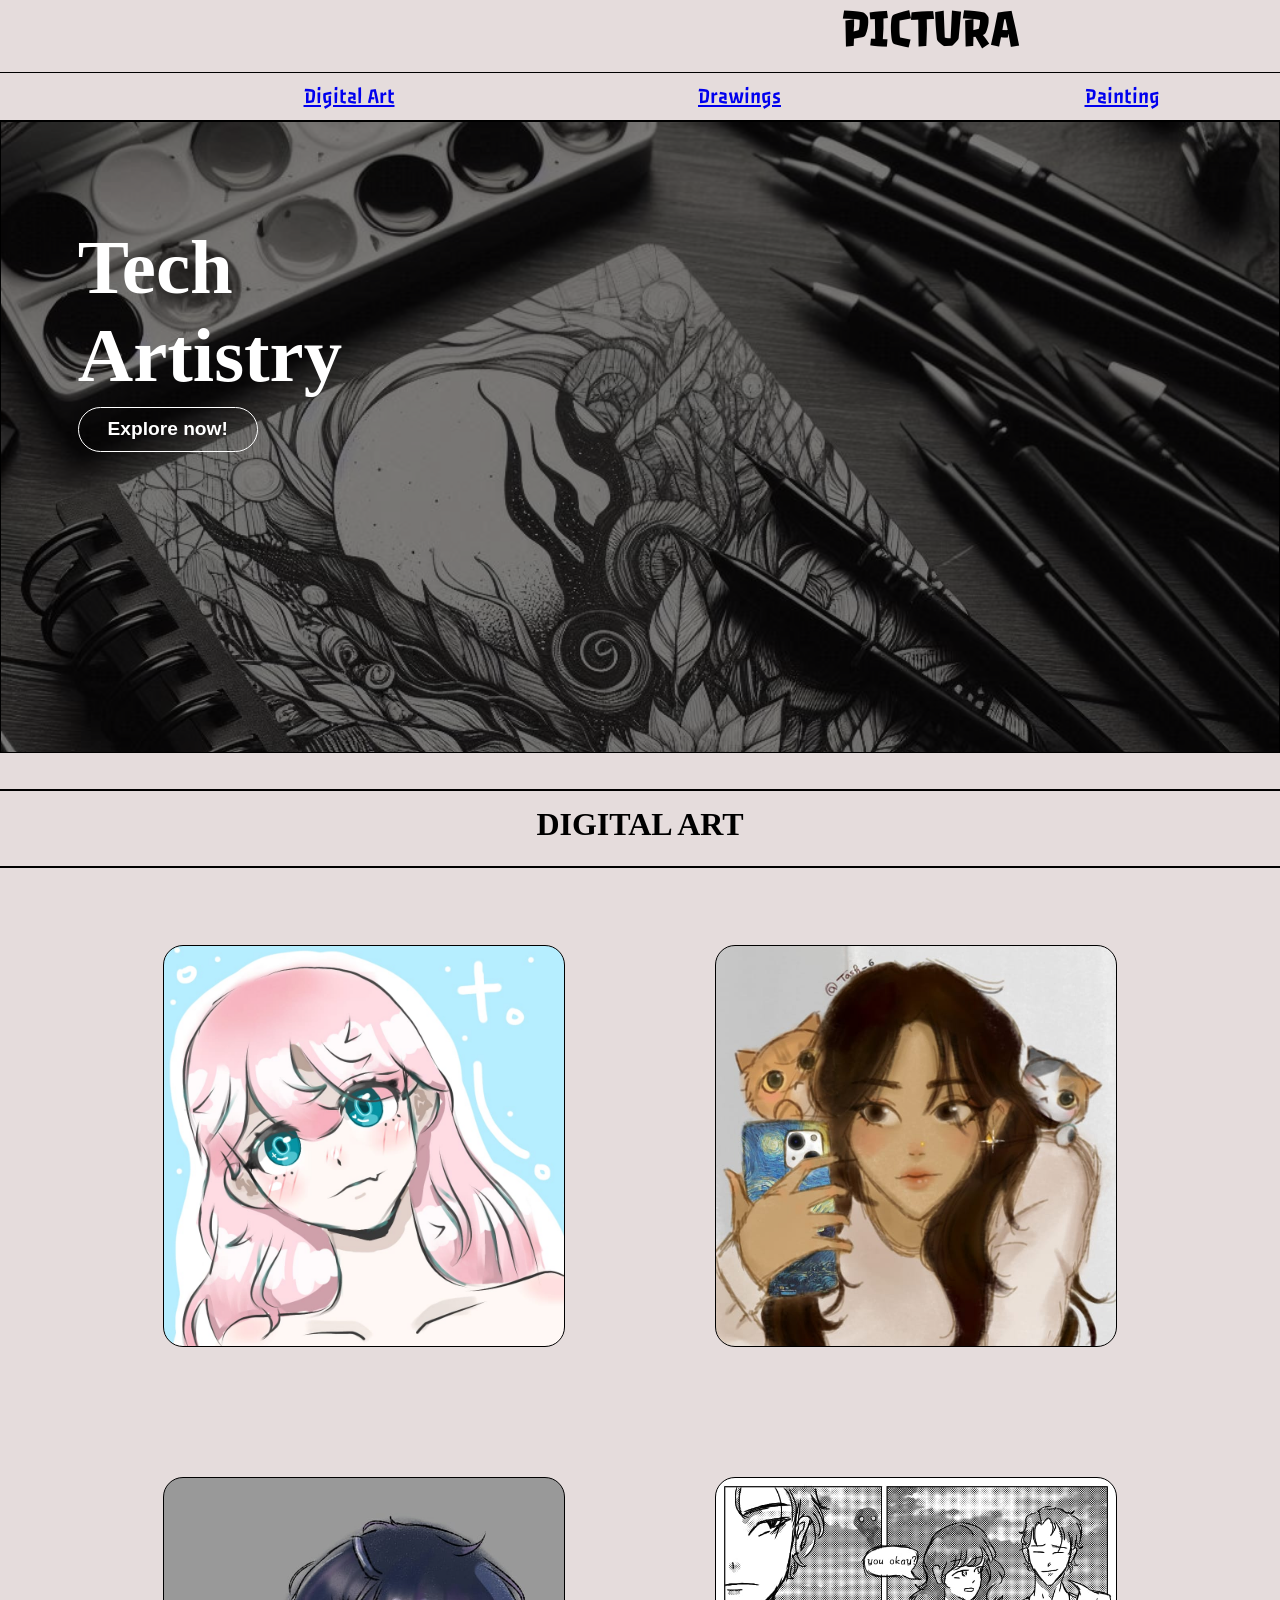
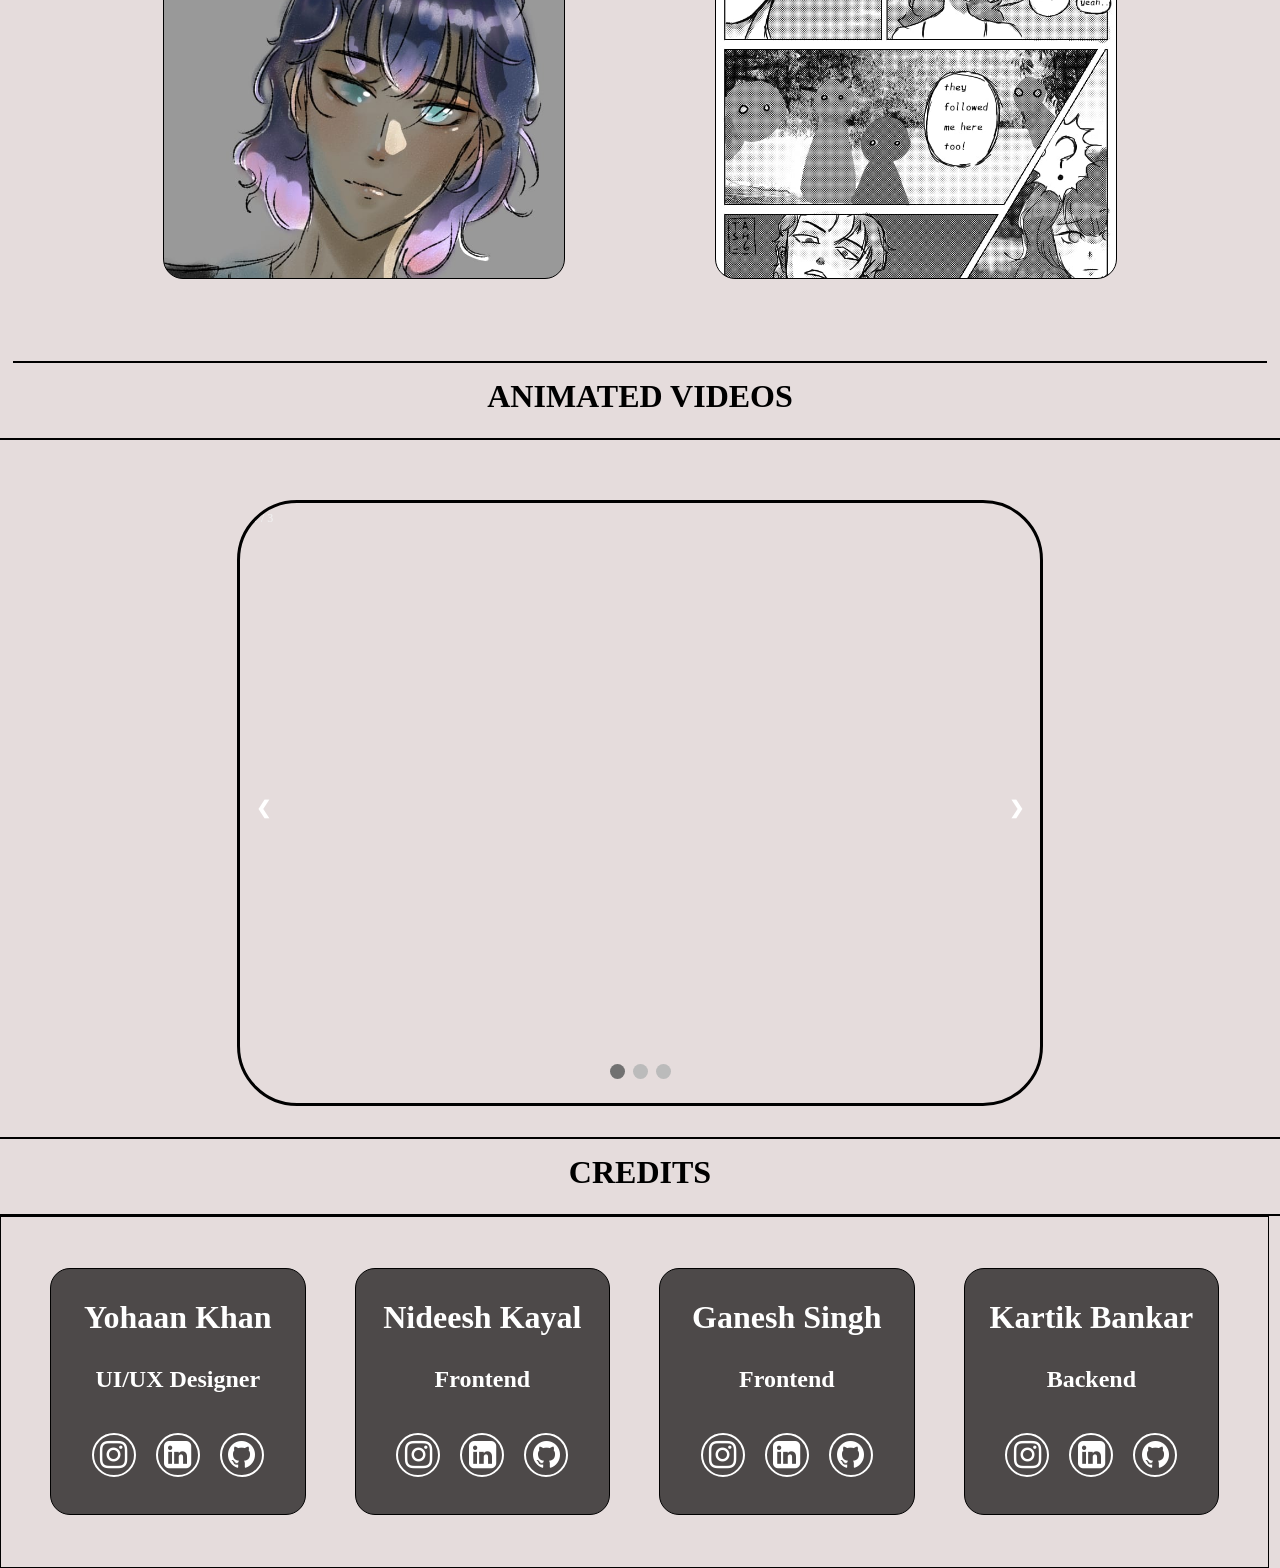
<file: digital.html>
<!DOCTYPE html>
<html lang="en">
  <head>
    <meta charset="UTF-8" />
    <meta name="viewport" content="width=device-width, initial-scale=1.0" />
    <title>Document</title>
    <link
      rel="stylesheet"
      href="https://cdnjs.cloudflare.com/ajax/libs/font-awesome/4.7.0/css/font-awesome.min.css"
    />
    <style>
      * {
        padding: 0;
        margin: 0;
      }
      body {
        background-color: rgba(227, 217, 217, 0.915);
      }
      hr {
        border: 1px solid;
      }
      nav {
        height: 120px;
        width: 206.5vh;
        border-bottom: 1px solid black;
      }
      #head {
        height: 60%;
        border-bottom: 1px solid;
        text-align: center;
        font-size: 215%;
        font-family: Passero One;
      }
      li{
        font-family: Passero One;
      }
      #elements ul {
        justify-content: center;
        align-items: center;
        display: flex;
        list-style: none;
        justify-content: space-evenly;
        margin-top: 10px;
      }
      #elements ul li {
        font-size: 140%;
      }
      #elements ul li:hover {
        transform: scale(1.1);
        cursor: pointer;
        font-weight: bolder;
        transition: 0.4s;
      }
      #lobby {
        position: relative;
        height: 70vh;
        border: 1px solid;
        background-image: url("lobby.png"); /* Replace with your image path */
        background-size: cover;
        background-position: top;
        background-repeat: no-repeat;
      }

      #lobby::before {
        content: "";
        position: absolute;
        top: 0;
        left: 0;
        width: 100%;
        height: 100%;
        background-color: rgba(0, 0, 0, 0.5);
        z-index: 1;
      }

      #lobby .box {
        position: relative;
        z-index: 2;
        margin: 8% 6%;
        font-size: 240%;
        color: white;
      }

      #lobby button {
        height: 45px;
        width: 180px;
        border: 1px solid white;
        color: white;
        border-radius: 40px;
        font-size: 50%;
        font-weight: bold;
        background-color: transparent;
      }
      #lobby button:hover {
        box-shadow: 0 0 20px 5px rgba(255, 255, 255, 0.6);
        transform: scale(1.05); /* Optional: Adds a slight zoom effect */
        background-color: rgba(255, 255, 255, 0.8);
        border: 1px solid;
        color: black;
      }
      .header {
        text-align: center;
        border-bottom: 2px solid;
        height: 60px;
      }
      .header_text {
        margin-top: 15px;
      }
      #template {
        margin: 1% 1% 1%;
        height: 120vh;
        border-bottom: 2px solid;
      }
      .img1,
      .img2 {
        height: 400px;
        width: 400px;
        border: 1px solid;
        border-radius: 20px;
      }
      .row1 .img1 {
        background-image: url("girl.jpeg");
        background-size: cover;
        background-position: top;
        background-repeat: no-repeat;
      }
      .row1 .img2 {
        background-image: url("selfie.jpeg");
        background-size: cover;
        background-position: center;
        background-repeat: no-repeat;
      }
      .row2 .img1 {
        background-image: url("rainbow_guy.jpeg");
        background-size: cover;
        background-position: top;
        background-repeat: no-repeat;
      }
      .row2 .img2 {
        background-image: url("comic.jpeg");
        background-size: cover;
        background-position: top;
        background-repeat: no-repeat;
      }
      .row1,
      .row2 {
        height: 49%;
        display: flex;
        justify-content: center;
        align-items: center;
        justify-content: space-evenly;
        border: 1px solid transparent;
      }
      /* Slideshow container */
      .slideshow-container {
        max-width: 800px;
        height: 600px;
        overflow: hidden;
        position: relative;
        margin: auto;
        top: 60px;
        border-radius: 60px;
        border: 3px solid black;
      }
      .mySlides video {
        width: 100%; /* Ensures full width of the container */
        height: 600px; /* Fixed height for uniformity */
        object-fit: cover; /* Ensures videos fill the frame while keeping aspect ratio */
      }
      /* Hide the images by default */
      .mySlides {
        display: none;
      }
      
      /* Next & previous buttons */ 
      .prev,
      .next {
        cursor: pointer;
        position: absolute;
        top: 50%;
        width: auto;
        margin-top: -22px;
        padding: 16px;
        color: white;
        font-weight: bold;
        font-size: 18px;
        transition: 0.6s ease;
        border-radius: 0 3px 3px 0;
        user-select: none;
      }

      /* Position the "next button" to the right */
      .next {
        right: 0;
        border-radius: 3px 0 0 3px;
      }

      /* On hover, add a black background color with a little bit see-through */
      .prev:hover,
      .next:hover {
        background-color: rgba(0, 0, 0, 0.8);
      }

      /* Caption text */
      .text {
        color: #f2f2f2;
        font-size: 15px;
        padding: 8px 12px;
        position: absolute;
        bottom: 8px;
        width: 100%;
        text-align: center;
      }

      /* Number text (1/3 etc) */
      .numbertext {
        color: #f2f2f2;
        font-size: 12px;
        padding: 8px 12px;
        position: absolute;
        top: 0;
      }

      /* The dots/bullets/indicators */
      .dot {
        cursor: pointer;
        height: 15px;
        width: 15px;
        margin: 0 2px;
        background-color: #bbb;
        border-radius: 50%;
        display: inline-block;
        transition: background-color 0.6s ease;
      }
      .active,
      .dot:hover {
        background-color: #717171;
      }

      /* Fading animation */
      .fade {
        animation-name: fade;
        animation-duration: 1.5s;
      }

      @keyframes fade {
        from {
          opacity: 0.4;
        }
        to {
          opacity: 1;
        }
      }

      .contributors{
        height: 350px;
        width: 99%;
        border: 1px solid;
        justify-content: center;
        align-items: center;
        display: flex;
        justify-content: space-evenly;
      }
      .person{
        height: 70%;
        width: 20%;
        border: 1px solid black;
        border-radius: 20px;
        text-align: center;
        background-color: rgba(11, 10, 10, 0.696);
        color: white;
      }
      .person h1{
        margin-top: 30px;
      }
      .person h2{
        margin-top: 30px;
      }
      .icons{
        margin-top: 40px;
        display: flex;
        justify-content: center;
        align-items: center;
        gap: 20px;
      }
      .icon2 a {
        display: inline-flex;
        text-decoration: none;
        cursor: pointer;
        background: transparent;
        border: 2px solid rgb(255, 255, 255);
        width: 2.5rem;
        height: 2.5rem;
        align-items: center;
        justify-content: center;
        color: rgb(255, 255, 255);
        transition: 0.3s ease;
        border-radius: 50%;
      }
      .icon2 a:hover {
        background: transparent;
        color: rgb(255, 0, 187);
        box-shadow: rgb(255, 0, 187) 0 0 40px 1px;
        border: 2px solid rgb(255, 0, 187);
        transform: scale(1.1) translateY(-5px);
      }
    </style>
    <link rel="preconnect" href="https://fonts.googleapis.com">
    <link rel="preconnect" href="https://fonts.gstatic.com" crossorigin>
    <link href="https://fonts.googleapis.com/css2?family=Marcellus&family=Passero+One&display=swap" rel="stylesheet">
  </head>
  <body>
    <nav>
      <div id="head">
        <h2>PICTURA</h2>
      </div>
      <div id="elements">
        <ul>
          <a href="digital.html"><li class="1">Digital Art</li></a>
          <a href="painting.html"><li class="2">Drawings</li></a>
          <a href="painting.html"><li class="3">Painting</li></a>
          <a href="contactus.html"><li class="4">Contact Us</li></a>
        </ul>
      </div>
    </nav>
    <main>
      <div id="lobby">
        <div class="box">
          <h1>Tech</h1>
          <h1>Artistry</h1>
          <button>Explore now!</button>
        </div>
      </div>
      <br />
      <br />
      <hr />
      <div class="header">
        <h1 class="header_text">DIGITAL ART</h1>
      </div>
      <div id="template">
        <div class="row1">
          <div class="img1"></div>
          <div class="img2"></div>
        </div>
        <div class="row2">
          <div class="img1"></div>
          <div class="img2"></div>
        </div>
      </div>

      <div class="header">
        <h1 class="header_text">ANIMATED VIDEOS</h1>
      </div>

      <!-- Slideshow container -->
      <div class="slideshow-container">
        <!-- Full-width images with number and caption text -->
        <div class="mySlides fade">
          <div class="numbertext">1 / 3</div>
          <video src="fire.mp4" muted loop></video>
        </div>

        <div class="mySlides fade">
          <div class="numbertext">2 / 3</div>
          <video src="gojo.mp4" muted loop></video>
        </div>

        <div class="mySlides fade">
          <div class="numbertext">3 / 3</div>
          <video src="boy.mp4" muted loop></video>
        </div>

        <div class="mySlides fade">
          <div class="numbertext">3 / 3</div>
          <video src="girl.mp4" muted loop></video>
        </div>

        <!-- Next and previous buttons -->
        <a class="prev" onclick="plusSlides(-1)">&#10094;</a>
        <a class="next" onclick="plusSlides(1)">&#10095;</a>
      </div>
      <br />

      <!-- The dots/circles -->
      <div style="text-align: center">
        <span class="dot" onclick="currentSlide(1)"></span>
        <span class="dot" onclick="currentSlide(2)"></span>
        <span class="dot" onclick="currentSlide(3)"></span>
      </div>
      <br><br><br><hr>
      <div class="last">
        <div class="header">
          <h1 class="header_text">CREDITS</h1>
        </div>
        <div class="contributors">
          <div class="person">
            <h1>Yohaan Khan</h1>
            <h2>UI/UX Designer</h2>
            <div class="icons">
              <div class="icon2" class="instagram">
                <a href="/"
                  ><i class="fa fa-instagram" style="font-size: 2rem"></i
                ></a>
              </div>
              <div class="icon2" class="linkedin">
                <a href="/"
                  ><i class="fa fa-linkedin-square" style="font-size: 2rem"></i
                ></a>
              </div>
              
              <div class="icon2" class="github">
                <a href="/"><i class="fa fa-github" style="font-size: 2rem"></i></a>
              </div>
            </div>
          </div>
          
          <div class="person">
            <h1>Nideesh Kayal</h1>
            <h2>Frontend</h2>
            <div class="icons">
              <div class="icon2" class="instagram">
                <a href="/"
                  ><i class="fa fa-instagram" style="font-size: 2rem"></i
                ></a>
              </div>
              <div class="icon2" class="linkedin">
                <a href="/"
                  ><i class="fa fa-linkedin-square" style="font-size: 2rem"></i
                ></a>
              </div>
              <div class="icon2" class="github">
                <a href="/"><i class="fa fa-github" style="font-size: 2rem"></i></a>
              </div>
            </div>
          </div>
          <div class="person">
            <h1>Ganesh Singh</h1>
            <h2>Frontend</h2>
            <div class="icons">
              <div class="icon2" class="instagram">
                <a href="/"
                  ><i class="fa fa-instagram" style="font-size: 2rem"></i
                ></a>
              </div>
              <div class="icon2" class="linkedin">
                <a href="/"
                  ><i class="fa fa-linkedin-square" style="font-size: 2rem"></i
                ></a>
              </div>
              
              <div class="icon2" class="github">
                <a href="/"><i class="fa fa-github" style="font-size: 2rem"></i></a>
              </div>
            </div>
          </div>
          <div class="person">
            <h1>Kartik Bankar</h1>
            <h2>Backend</h2>
            <div class="icons">
              <div class="icon2" class="instagram">
                <a href="/"
                  ><i class="fa fa-instagram" style="font-size: 2rem"></i
                ></a>
              </div>
              <div class="icon2" class="linkedin">
                <a href="/"
                  ><i class="fa fa-linkedin-square" style="font-size: 2rem"></i
                ></a>
              </div>
              <div class="icon2" class="github">
                <a href="/"><i class="fa fa-github" style="font-size: 2rem"></i></a>
              </div>
            </div>
          </div>
        </div>
    </div>
    </main>

    <script>
      let slideIndex = 1;
      showSlides(slideIndex);

      // Next/previous controls
      function plusSlides(n) {
        showSlides((slideIndex += n));
      }

      // Thumbnail image controls
      function currentSlide(n) {
        showSlides((slideIndex = n));
      }

      function showSlides(n) {
        let i;
        let slides = document.getElementsByClassName("mySlides");
        let dots = document.getElementsByClassName("dot");

        // Reset slide index if out of bounds
        if (n > slides.length) {
          slideIndex = 1;
        }
        if (n < 1) {
          slideIndex = slides.length;
        }

        // Hide all slides and pause videos
        for (i = 0; i < slides.length; i++) {
          slides[i].style.display = "none";
          let video = slides[i].querySelector("video");
          if (video) video.pause(); // Pause video if present
        }

        // Remove 'active' class from all dots
        for (i = 0; i < dots.length; i++) {
          dots[i].className = dots[i].className.replace(" active", "");
        }

        // Show the current slide and play its video
        slides[slideIndex - 1].style.display = "block";
        let currentVideo = slides[slideIndex - 1].querySelector("video");
        if (currentVideo) currentVideo.play(); // Play video if present

        dots[slideIndex - 1].className += " active";
      }
    </script>
  </body>
</html>
</file>
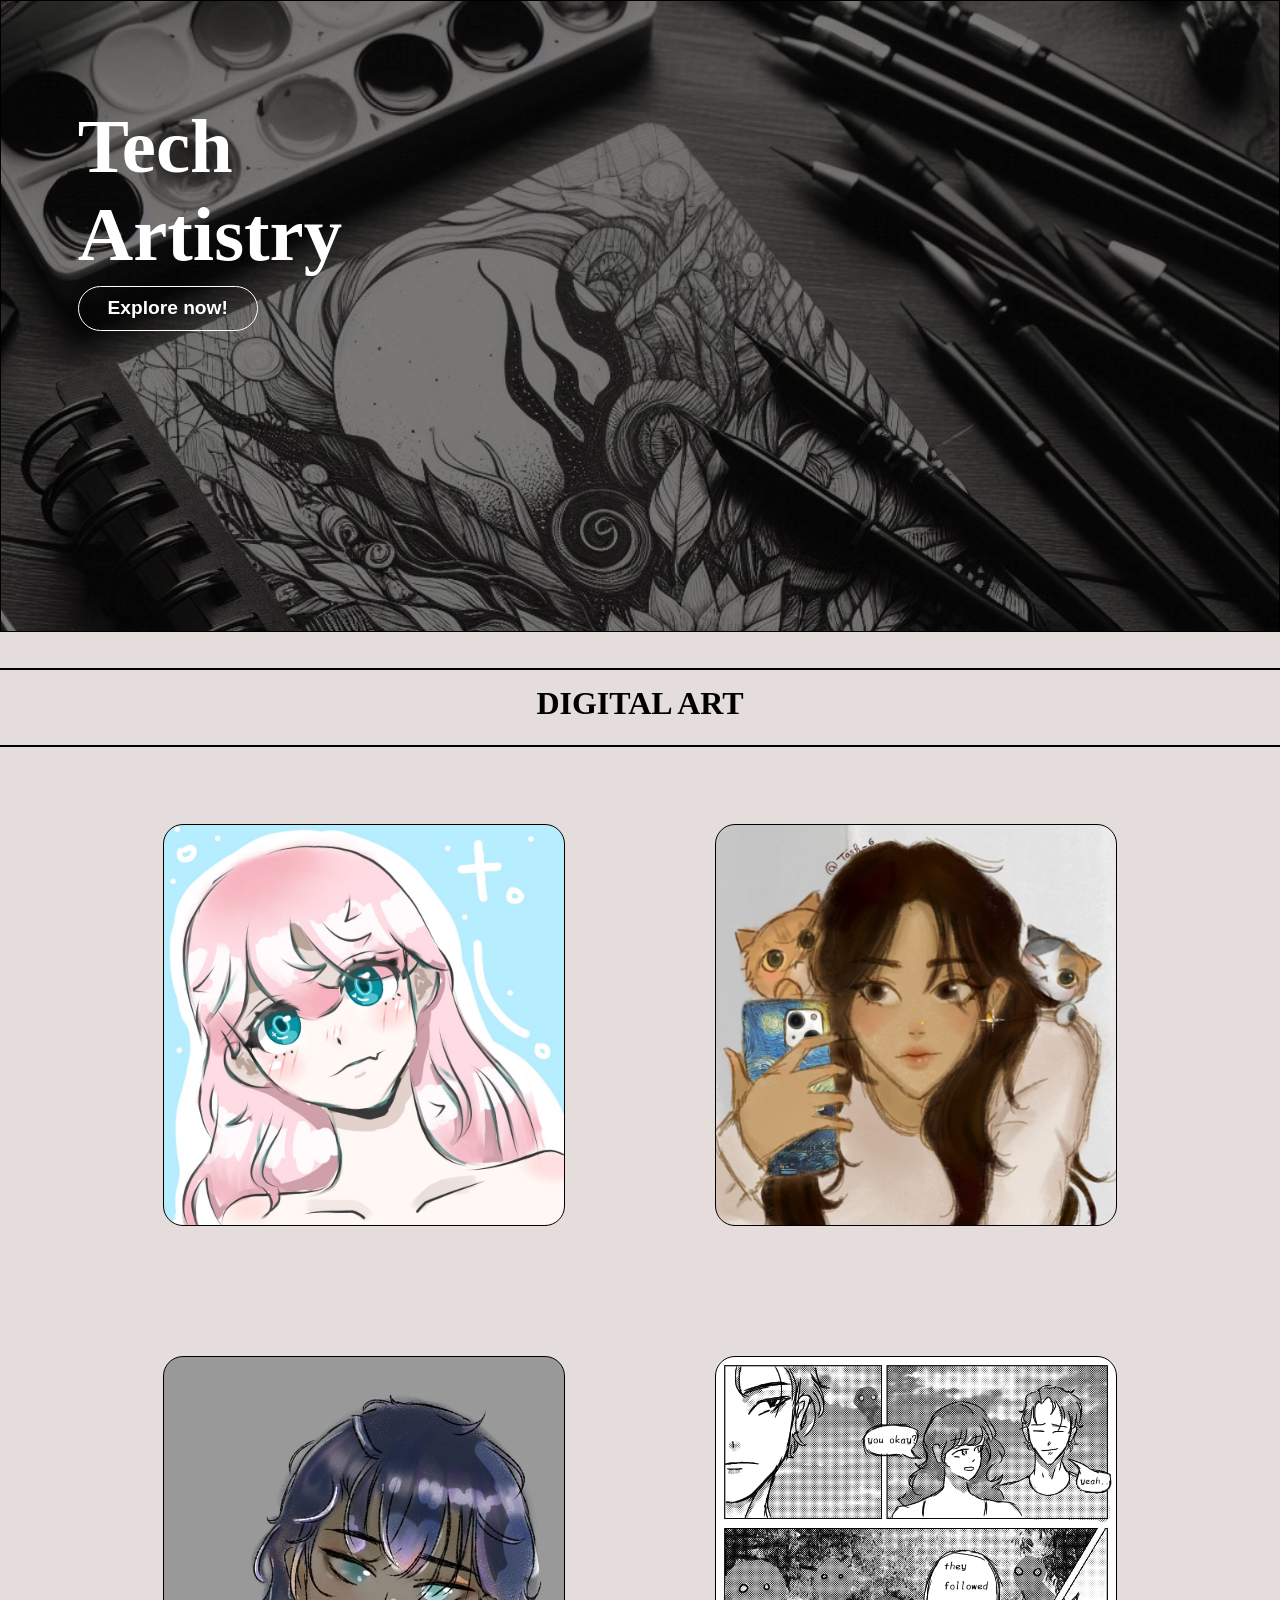
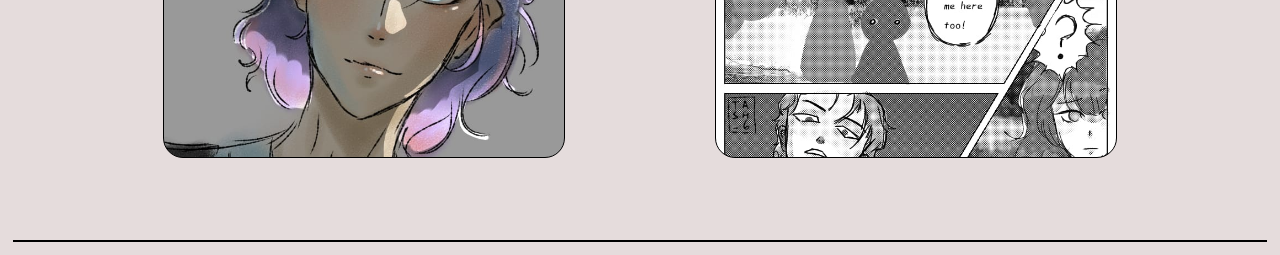
<file: sample.html>
<!DOCTYPE html>
<html lang="en">
  <head>
    <meta charset="UTF-8" />
    <meta name="viewport" content="width=device-width, initial-scale=1.0" />
    <title>Document</title>
    <link
      rel="stylesheet"
      href="https://cdnjs.cloudflare.com/ajax/libs/font-awesome/4.7.0/css/font-awesome.min.css"
    />
    <style>
      * {
        padding: 0;
        margin: 0;
      }
      body {
        background-color: rgba(227, 217, 217, 0.915);
      }
      hr {
        border: 1px solid;
      }
      nav {
        height: 120px;
        width: 206.5vh;
        border-bottom: 1px solid black;
      }
      #head {
        height: 60%;
        border-bottom: 1px solid;
        text-align: center;
        font-size: 215%;
      }
      #elements ul {
        justify-content: center;
        align-items: center;
        display: flex;
        list-style: none;
        justify-content: space-evenly;
        margin-top: 10px;
      }
      #elements ul li {
        font-size: 140%;
      }
      #elements ul li:hover {
        transform: scale(1.1);
        cursor: pointer;
        font-weight: bolder;
        transition: 0.4s;
      }
      #lobby {
        position: relative;
        height: 70vh;
        border: 1px solid;
        background-image: url("lobby.png"); /* Replace with your image path */
        background-size: cover;
        background-position: top;
        background-repeat: no-repeat;
      }

      #lobby::before {
        content: "";
        position: absolute;
        top: 0;
        left: 0;
        width: 100%;
        height: 100%;
        background-color: rgba(0, 0, 0, 0.5);
        z-index: 1;
      }

      #lobby .box {
        position: relative;
        z-index: 2;
        margin: 8% 6%;
        font-size: 240%;
        color: white;
      }

      #lobby button {
        height: 45px;
        width: 180px;
        border: 1px solid white;
        color: white;
        border-radius: 40px;
        font-size: 50%;
        font-weight: bold;
        background-color: transparent;
      }
      #lobby button:hover {
        box-shadow: 0 0 20px 5px rgba(255, 255, 255, 0.6);
        transform: scale(1.05); /* Optional: Adds a slight zoom effect */
        background-color: rgba(255, 255, 255, 0.8);
        border: 1px solid;
        color: black;
      }
      .header {
        text-align: center;
        border-bottom: 2px solid;
        height: 60px;
      }
      .header_text {
        margin-top: 15px;
      }
      #template {
        margin: 1% 1% 1%;
        height: 120vh;
        border-bottom: 2px solid;
      }
      .img1,
      .img2 {
        height: 400px;
        width: 400px;
        border: 1px solid;
        border-radius: 20px;
      }
      .row1 .img1 {
        background-image: url("nude_girl.jpeg");
        background-size: cover;
        background-position: top;
        background-repeat: no-repeat;
      }
      .row1 .img2 {
        background-image: url("selfie.jpeg");
        background-size: cover;
        background-position: center;
        background-repeat: no-repeat;
      }
      .row2 .img1 {
        background-image: url("rainbow_guy.jpeg");
        background-size: cover;
        background-position: top;
        background-repeat: no-repeat;
      }
      .row2 .img2 {
        background-image: url("comic.jpeg");
        background-size: cover;
        background-position: top;
        background-repeat: no-repeat;
      }
      .row1,
      .row2 {
        height: 49%;
        display: flex;
        justify-content: center;
        align-items: center;
        justify-content: space-evenly;
        border: 1px solid transparent;
      }
      /* Slideshow container */
      .slideshow-container {
        max-width: 800px;
        height: 600px;
        overflow: hidden;
        position: relative;
        margin: auto;
        top: 60px;
        border-radius: 60px;
        border: 3px solid black;
      }
      .mySlides video {
        width: 100%; /* Ensures full width of the container */
        height: 600px; /* Fixed height for uniformity */
        object-fit: cover; /* Ensures videos fill the frame while keeping aspect ratio */
      }
      /* Hide the images by default */
      .mySlides {
        display: none;
      }

      /* Next & previous buttons */
      .prev,
      .next {
        cursor: pointer;
        position: absolute;
        top: 50%;
        width: auto;
        margin-top: -22px;
        padding: 16px;
        color: white;
        font-weight: bold;
        font-size: 18px;
        transition: 0.6s ease;
        border-radius: 0 3px 3px 0;
        user-select: none;
      }

      /* Position the "next button" to the right */
      .next {
        right: 0;
        border-radius: 3px 0 0 3px;
      }

      /* On hover, add a black background color with a little bit see-through */
      .prev:hover,
      .next:hover {
        background-color: rgba(0, 0, 0, 0.8);
      }

      /* Caption text */
      .text {
        color: #f2f2f2;
        font-size: 15px;
        padding: 8px 12px;
        position: absolute;
        bottom: 8px;
        width: 100%;
        text-align: center;
      }

      /* Number text (1/3 etc) */
      .numbertext {
        color: #f2f2f2;
        font-size: 12px;
        padding: 8px 12px;
        position: absolute;
        top: 0;
      }

      /* The dots/bullets/indicators */
      .dot {
        cursor: pointer;
        height: 15px;
        width: 15px;
        margin: 0 2px;
        background-color: #bbb;
        border-radius: 50%;
        display: inline-block;
        transition: background-color 0.6s ease;
      }
      .active,
      .dot:hover {
        background-color: #717171;
      }

      /* Fading animation */
      .fade {
        animation-name: fade;
        animation-duration: 1.5s;
      }

      @keyframes fade {
        from {
          opacity: 0.4;
        }
        to {
          opacity: 1;
        }
      }

      .contributors{
        height: 350px;
        width: 99%;
        border: 1px solid;
        justify-content: center;
        align-items: center;
        display: flex;
        justify-content: space-evenly;
      }
      .person{
        height: 70%;
        width: 20%;
        border: 1px solid black;
        border-radius: 20px;
        text-align: center;
        background-color: rgba(11, 10, 10, 0.696);
        color: white;
      }
      .person h1{
        margin-top: 30px;
      }
      .person h2{
        margin-top: 30px;
      }
      .icons{
        margin-top: 40px;
        display: flex;
        justify-content: center;
        align-items: center;
        gap: 20px;
      }
      .icon2 a {
        display: inline-flex;
        text-decoration: none;
        cursor: pointer;
        background: transparent;
        border: 2px solid rgb(255, 255, 255);
        width: 2.5rem;
        height: 2.5rem;
        align-items: center;
        justify-content: center;
        color: rgb(255, 255, 255);
        transition: 0.3s ease;
        border-radius: 50%;
      }
      .icon2 a:hover {
        background: transparent;
        color: rgb(255, 0, 187);
        box-shadow: rgb(255, 0, 187) 0 0 40px 1px;
        border: 2px solid rgb(255, 0, 187);
        transform: scale(1.1) translateY(-5px);
      }
    </style>
  </head>
  <body>
    <div id="lobby">
      <div class="box">
        <h1>Tech</h1>
        <h1>Artistry</h1>
        <button>Explore now!</button>
      </div>
    </div>
    <br />
    <br />
    <hr />
    <div class="header">
      <h1 class="header_text">DIGITAL ART</h1>
    </div>
    <div id="template">
      <div class="row1">
        <div class="img1"></div>
        <div class="img2"></div>
      </div>
      <div class="row2">
        <div class="img1"></div>
        <div class="img2"></div>
      </div>
    </div>
  </body>
</html>
</file>
